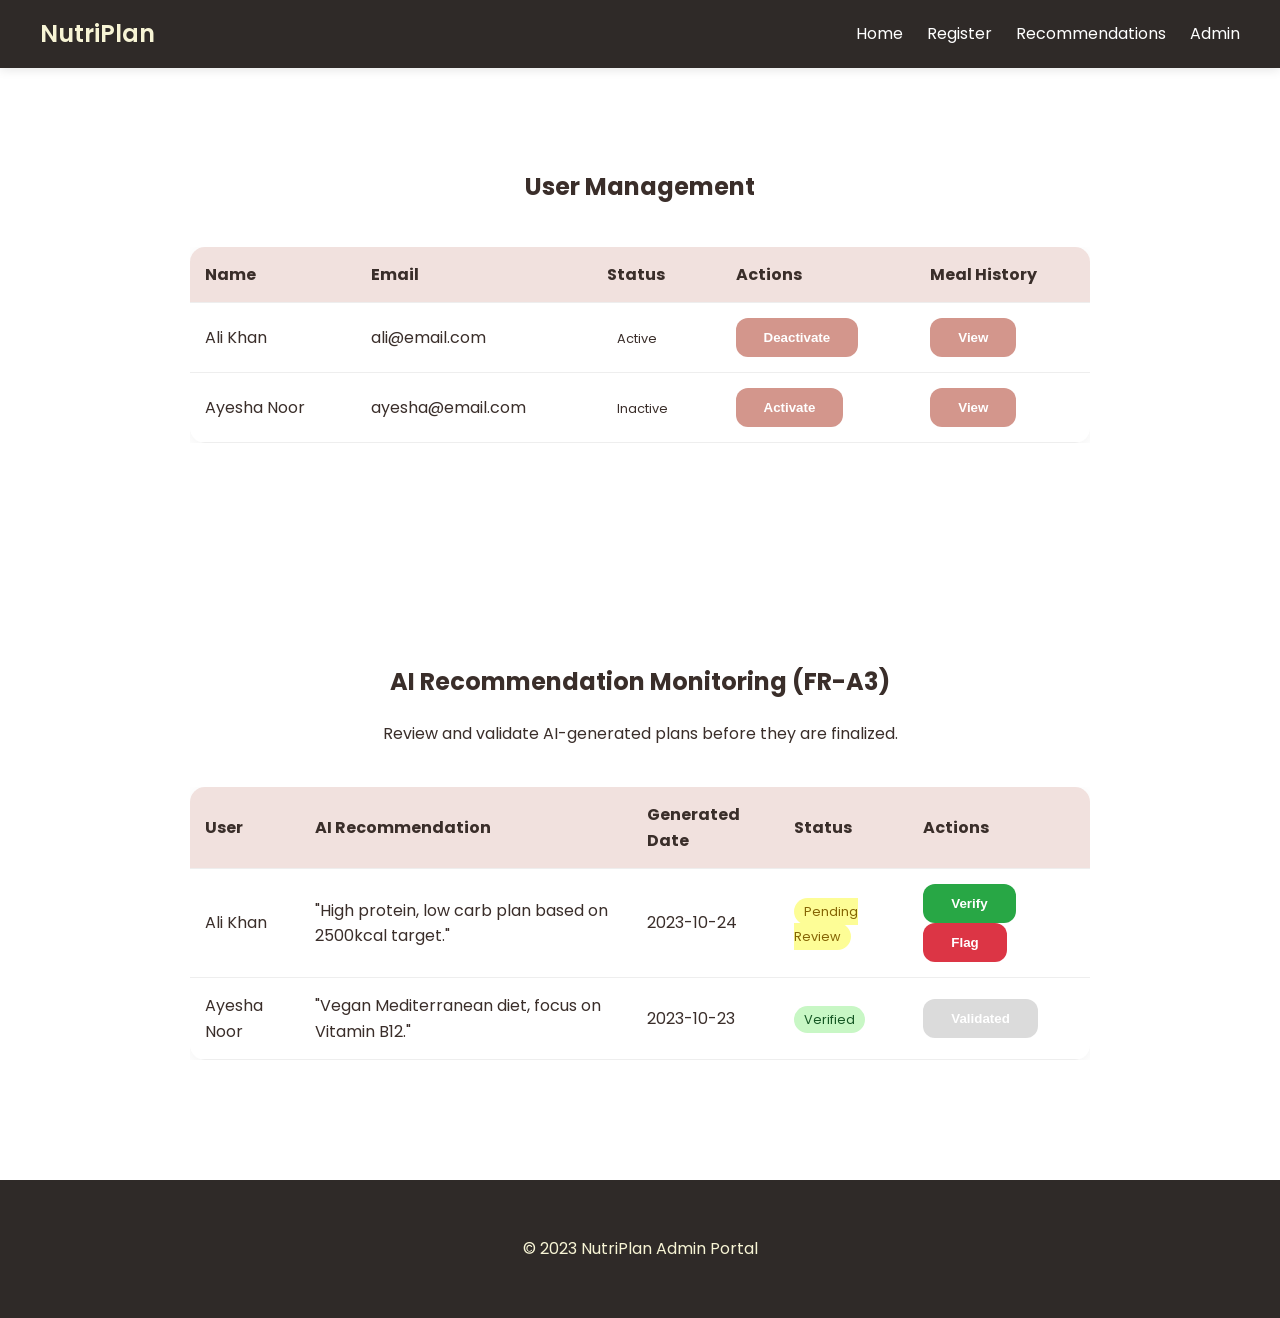
<file: admin.html>
<!DOCTYPE html>
<html lang="en">
<head>
    <meta charset="UTF-8">
    <meta name="viewport" content="width=device-width, initial-scale=1.0">
    <title>Admin Dashboard - NutriPlan</title>
    <link rel="stylesheet" href="styles.css">
    <link href="https://fonts.googleapis.com/css2?family=Poppins:wght@300;400;600&display=swap" rel="stylesheet">
</head>
<body>
<nav class="navbar">
  <div class="nav-container">
    <a href="index.html" class="nav-logo">NutriPlan</a>
    <div class="nav-links">
      <a href="index.html">Home</a>
      <a href="register.html">Register</a>
      <a href="recommendations.html">Recommendations</a>
      <a href="admin.html">Admin</a>
    </div>
  </div>
</nav>

    <section class="section reveal">
        <h2>User Management</h2>
        <div class="table-container">
            <table>
                <thead>
                    <tr>
                        <th>Name</th>
                        <th>Email</th>
                        <th>Status</th>
                        <th>Actions</th>
                        <th>Meal History</th>
                    </tr>
                </thead>
                <tbody>
                    <tr>
                        <td>Ali Khan</td>
                        <td>ali@email.com</td>
                        <td><span class="badge active">Active</span></td>
                        <td>
                            <button onclick="toggleUser(this)">Deactivate</button>
                        </td>
                        <td><button>View</button></td>
                    </tr>
                    <tr>
                        <td>Ayesha Noor</td>
                        <td>ayesha@email.com</td>
                        <td><span class="badge inactive">Inactive</span></td>
                        <td>
                            <button onclick="toggleUser(this)">Activate</button>
                        </td>
                        <td><button>View</button></td>
                    </tr>
                </tbody>
            </table>
        </div>
    </section>

    <section class="section alt reveal">
        <h2>AI Recommendation Monitoring (FR-A3)</h2>
        <p>Review and validate AI-generated plans before they are finalized.</p>
        
        <div class="table-container">
            <table id="aiMonitoringTable">
                <thead>
                    <tr>
                        <th>User</th>
                        <th>AI Recommendation</th>
                        <th>Generated Date</th>
                        <th>Status</th>
                        <th>Actions</th>
                    </tr>
                </thead>
                <tbody>
                    <tr>
                        <td>Ali Khan</td>
                        <td>"High protein, low carb plan based on 2500kcal target."</td>
                        <td>2023-10-24</td>
                        <td><span class="badge pending">Pending Review</span></td>
                        <td>
                            <button class="btn-verify" onclick="validateAI(this, 'verify')">Verify</button>
                            <button class="btn-flag" onclick="validateAI(this, 'flag')">Flag</button>
                        </td>
                    </tr>
                    <tr>
                        <td>Ayesha Noor</td>
                        <td>"Vegan Mediterranean diet, focus on Vitamin B12."</td>
                        <td>2023-10-23</td>
                        <td><span class="badge verified">Verified</span></td>
                        <td>
                            <button disabled>Validated</button>
                        </td>
                    </tr>
                </tbody>
            </table>
        </div>
    </section>

    <footer>
        <p>&copy; 2023 NutriPlan Admin Portal</p>
    </footer>

    <script src="script.js"></script>
</body>
</html>
</file>
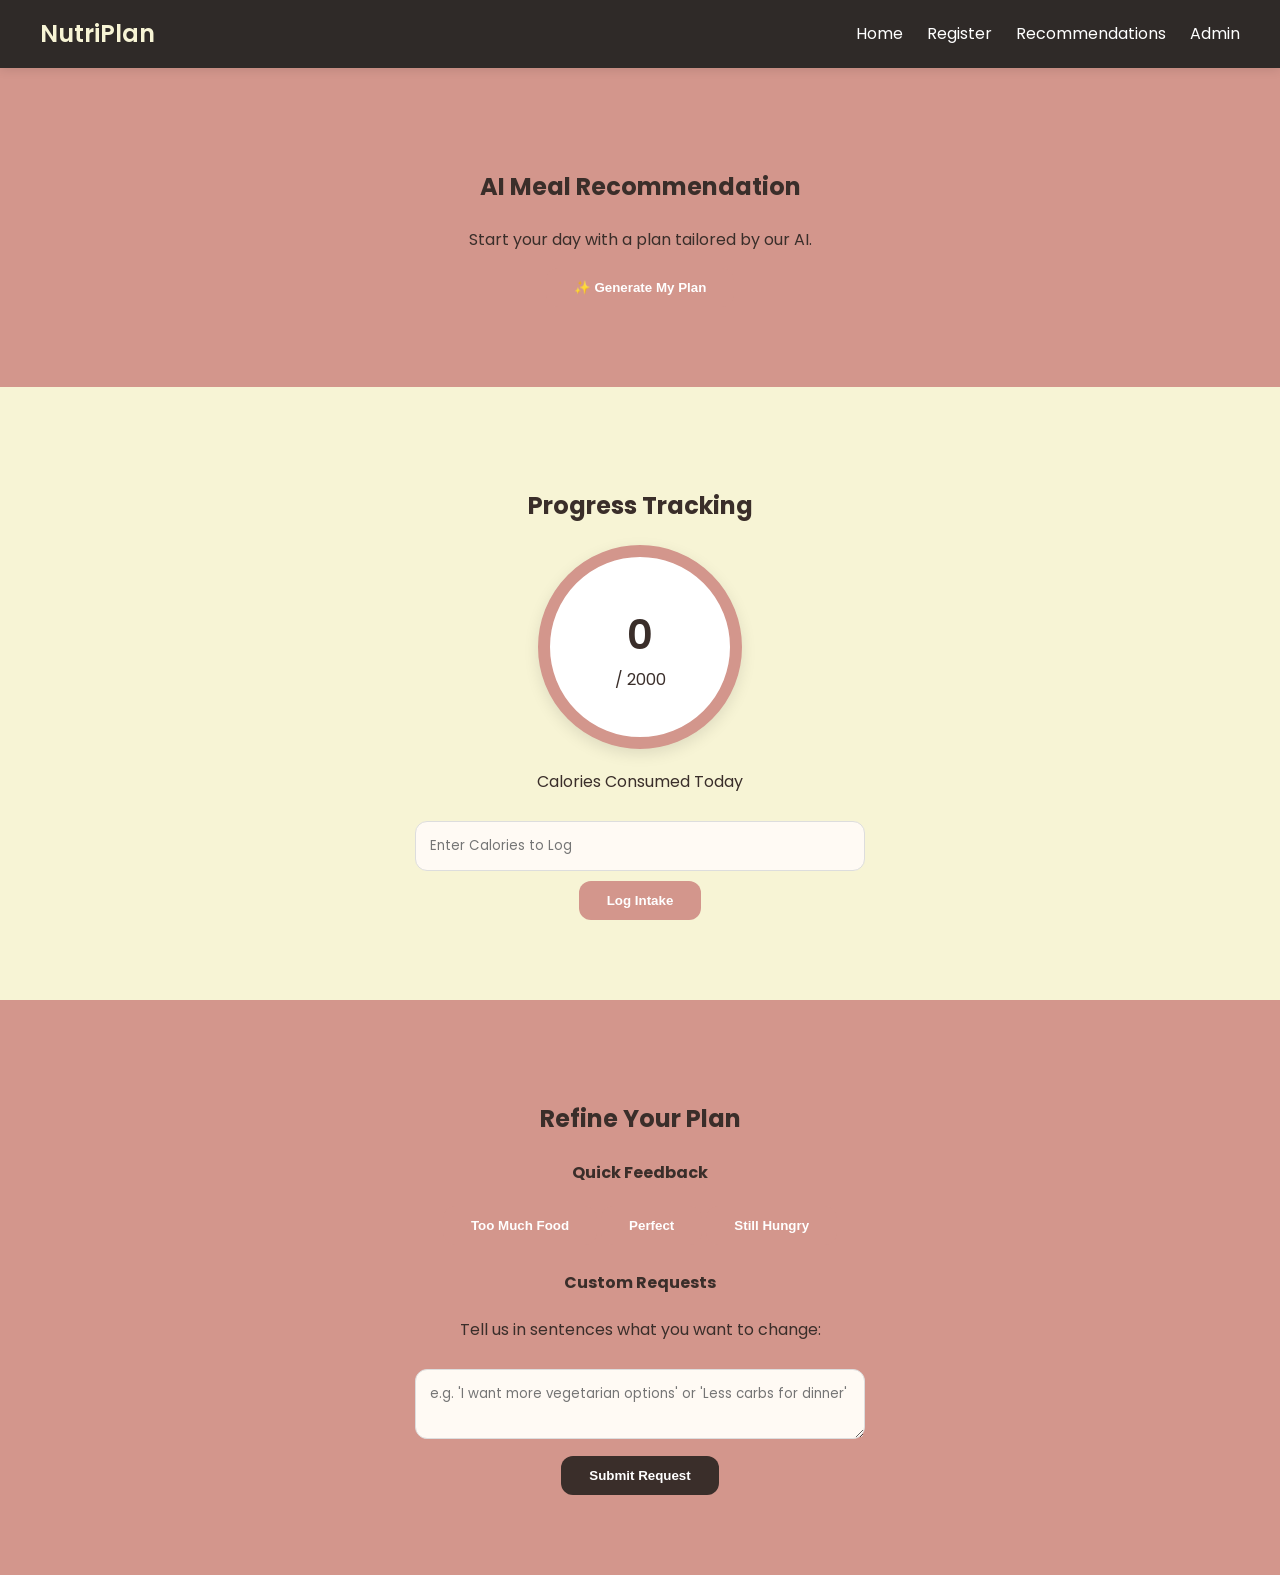
<file: recommendations.html>
<!DOCTYPE html>
<html lang="en">
<head>
    <meta charset="UTF-8">
    <meta name="viewport" content="width=device-width, initial-scale=1.0">
    <title>AI Recommendations - NutriPlan</title>
    <link rel="stylesheet" href="styles.css">
    <link href="https://fonts.googleapis.com/css2?family=Poppins:wght@300;400;600&display=swap" rel="stylesheet">
</head>

<body class="home">
    <nav class="navbar">
  <div class="nav-container">
    <a href="index.html" class="nav-logo">NutriPlan</a>
    <div class="nav-links">
      <a href="index.html">Home</a>
      <a href="register.html">Register</a>
      <a href="recommendations.html">Recommendations</a>
      <a href="admin.html">Admin</a>
    </div>
  </div>
</nav>

    <section class="section reveal active">
        <h2>AI Meal Recommendation</h2>
        <p>Start your day with a plan tailored by our AI.</p>
        <button id="generateBtn" onclick="generateMealPlan()">✨ Generate My Plan</button>
        
        <div id="resultsSection" style="display: none; margin-top: 30px;">
            <div class="grid" id="mealCards"></div>

            <div class="table-container reveal active">
                <h3>Nutritional Breakdown</h3>
                <table>
                    <tbody id="nutritionDetails"></tbody>
                </table>
            </div>
        </div>
    </section>

    <section class="section reveal active">
        <h2>Progress Tracking</h2>
        <div class="progress-container">
            <div class="progress-circle">
                <span id="caloriesTracked">0</span> / 2000
            </div>
            <p>Calories Consumed Today</p>
        </div>
        
        <div class="steps-box">
            <form class="form" onsubmit="updateProgress(event)">
                <input type="number" id="logKcal" placeholder="Enter Calories to Log" required>
                <button type="submit">Log Intake</button>
            </form>
        </div>
    </section>

    <section class="section reveal active">
        <h2>Refine Your Plan</h2>
        <div class="steps-box feedback-box">
            <h4>Quick Feedback</h4>
            <button onclick="adaptPlan('too_much')">Too Much Food</button>
            <button onclick="adaptPlan('just_right')">Perfect</button>
            <button onclick="adaptPlan('too_little')">Still Hungry</button>

            <h4 style="margin-top: 25px;">Custom Requests</h4>
            <p>Tell us in sentences what you want to change:</p>
            <form class="form" onsubmit="handleCustomFeedback(event)">
                <textarea id="customFeedback" placeholder="e.g. 'I want more vegetarian options' or 'Less carbs for dinner'"></textarea>
                <button type="submit" style="background: var(--text);">Submit Request</button>
            </form>
        </div>
    </section>

    <script src="script.js"></script>
</body>
</html>
</file>
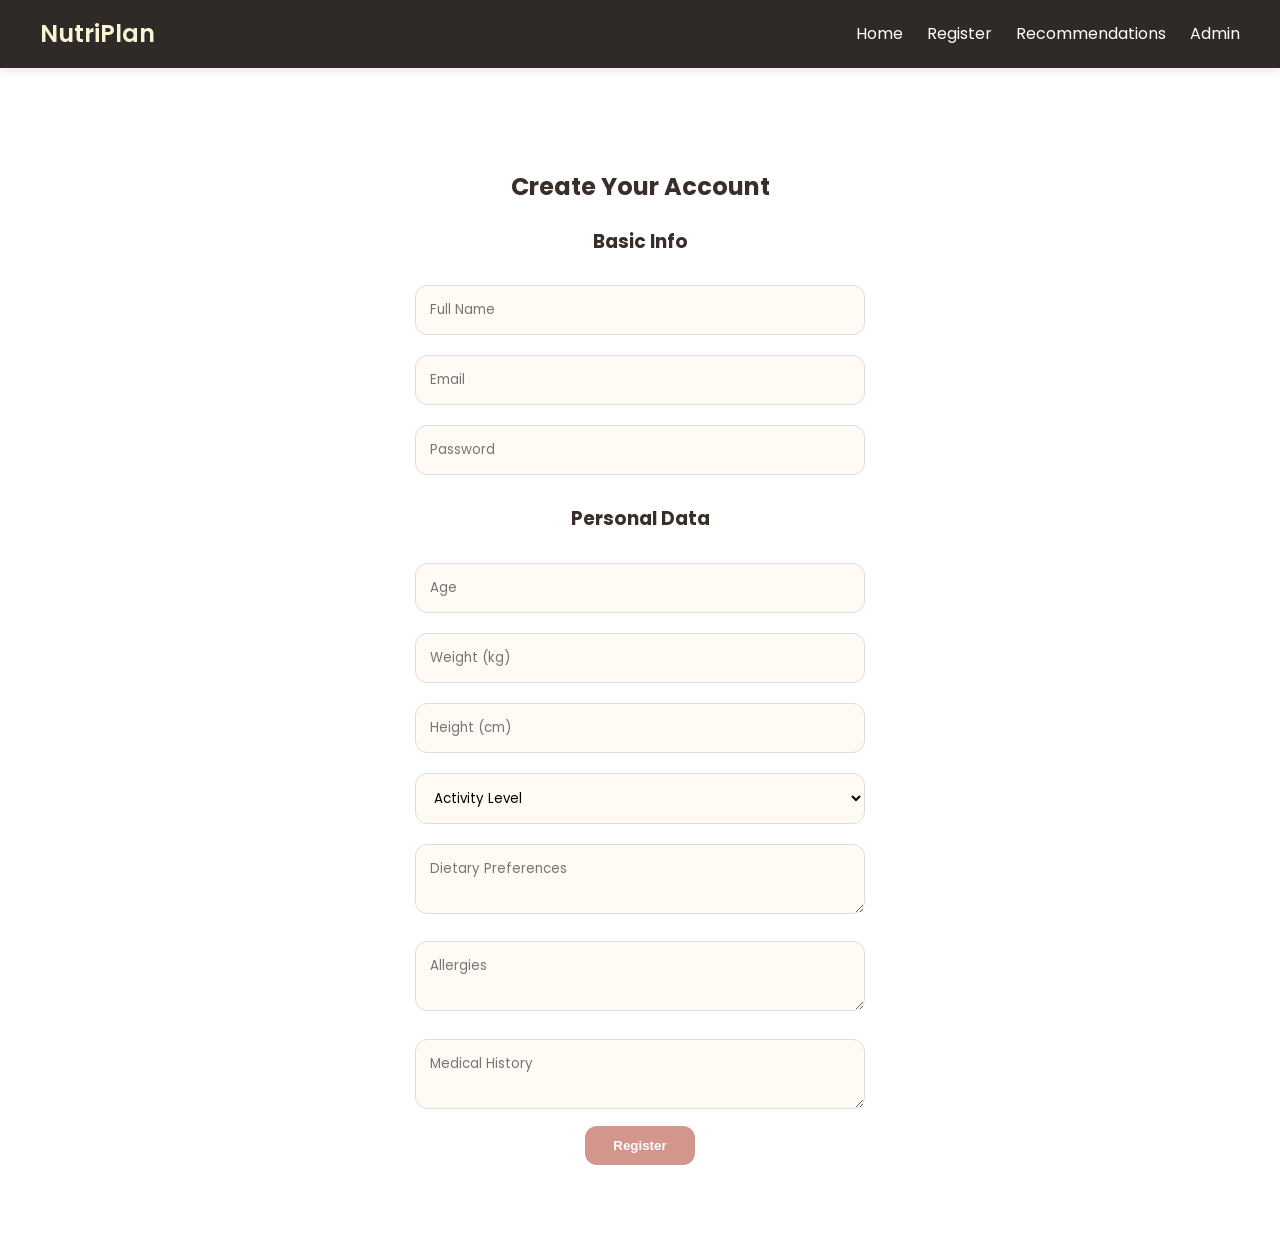
<file: register.html>
<!DOCTYPE html>
<html lang="en">
<head>
<meta charset="UTF-8">
<meta name="viewport" content="width=device-width, initial-scale=1.0">
<title>Register - NutriPlan</title>

<link rel="stylesheet" href="styles.css">
<link href="https://fonts.googleapis.com/css2?family=Poppins:wght@300;400;600&display=swap" rel="stylesheet">
</head>

<body>
  <nav class="navbar">
  <div class="nav-container">
    <a href="index.html" class="nav-logo">NutriPlan</a>
    <div class="nav-links">
      <a href="index.html">Home</a>
      <a href="register.html">Register</a>
      <a href="recommendations.html">Recommendations</a>
      <a href="admin.html">Admin</a>
    </div>
  </div>
</nav>

<section class="section reveal">
  <h2>Create Your Account</h2>

  <form class="form" onsubmit="handleRegister(event)">

    <h3>Basic Info</h3>
    <input type="text" placeholder="Full Name" required>
    <input type="email" placeholder="Email" required>
    <input type="password" placeholder="Password" required>

    <h3>Personal Data</h3>
    <input type="number" placeholder="Age">
    <input type="number" placeholder="Weight (kg)">
    <input type="number" placeholder="Height (cm)">

    <select>
      <option>Activity Level</option>
      <option>Low</option>
      <option>Moderate</option>
      <option>High</option>
    </select>

    <textarea placeholder="Dietary Preferences"></textarea>
    <textarea placeholder="Allergies"></textarea>
    <textarea placeholder="Medical History"></textarea>

    <button type="submit">Register</button>
  </form>

</section>

<script src="script.js"></script>
</body>
</html>
</file>
<file: styles.css>
/* =========================
   COLOR SYSTEM & VARIABLES
========================= */
:root {
  --beige: #f7f4d5;
  --rosy: #d3968c;
  --text: #3a2e2a;
  --white: #ffffff;
  --dark-bg: #2f2a28;
}

/* =========================
   GLOBAL RESET
========================= */
body {
  margin: 0;
  font-family: 'Poppins', sans-serif;
  color: var(--text);
  line-height: 1.6;
  background-color: var(--white);
}

/* =========================
   NAVIGATION BAR
========================= */
.navbar {
  background: var(--dark-bg);
  padding: 15px 0;
  position: sticky;
  top: 0;
  z-index: 1000;
  box-shadow: 0 2px 10px rgba(0,0,0,0.1);
}

.nav-container {
  max-width: 1200px;
  margin: auto;
  display: flex;
  justify-content: space-between;
  align-items: center;
  padding: 0 20px;
}

.nav-logo {
  color: var(--beige);
  font-size: 1.5rem;
  font-weight: 600;
  text-decoration: none;
}

.nav-links a {
  color: var(--white);
  text-decoration: none;
  margin-left: 20px;
  font-weight: 400;
  transition: 0.3s;
}

.nav-links a:hover {
  color: var(--rosy);
}

/* =========================
   HOME PAGE ALTERNATING COLORS
========================= */
/* body class must be <body class="home"> for this to work */
.home section.section:nth-of-type(odd) {
  background: var(--rosy);
}

.home section.section:nth-of-type(even) {
  background: var(--beige);
}

.home #login {
  background: var(--beige) !important;
}

/* =========================
   HERO SECTION
========================= */
.hero {
  height: 100vh;
  background: linear-gradient(rgba(0,0,0,0.4), rgba(0,0,0,0.4)), url("./images/bg.jpg");
  background-size: cover;
  background-position: center;
  display: flex;
  align-items: center;
  justify-content: center;
}

.hero h1 {
  font-size: 3.2rem;
  color: white;
  text-shadow: 0 6px 20px rgba(0,0,0,0.6);
  margin-bottom: 10px;
}

/* =========================
   COMMON COMPONENTS
========================= */
.section {
  padding: 80px 20px;
  text-align: center;
}

.grid {
  display: flex;
  justify-content: center;
  gap: 20px;
  flex-wrap: wrap;
}

.card {
  background: white;
  padding: 25px;
  border-radius: 20px;
  width: 260px;
  box-shadow: 0 8px 20px rgba(0,0,0,0.08);
  transition: 0.3s;
}

.card:hover { transform: translateY(-5px); }

/* =========================
   FORMS & INPUTS
========================= */
.form { max-width: 450px; margin: auto; }

input, textarea, select {
  width: 100%;
  padding: 14px;
  margin: 10px 0;
  border-radius: 12px;
  border: 1px solid #ddd;
  background: #fffaf4;
  box-sizing: border-box;
  font-family: inherit;
}

button {
  background: var(--rosy);
  color: white;
  padding: 12px 28px;
  border-radius: 12px;
  border: none;
  cursor: pointer;
  font-weight: 600;
  transition: 0.3s;
}

button:hover { background: #b07a71; }

/* =========================
   TABLES (NUTRITION & ADMIN)
========================= */
.table-container {
  overflow-x: auto;
  max-width: 900px;
  margin: 40px auto;
}

table {
  width: 100%;
  background: white;
  border-radius: 15px;
  border-collapse: collapse;
  overflow: hidden;
  box-shadow: 0 4px 15px rgba(0,0,0,0.05);
}

th, td { padding: 15px; border-bottom: 1px solid #eee; text-align: left; }
th { background: #f1e1de; }

/* =========================
   RECOMMENDATIONS PAGE SPECIFICS
========================= */
#resultsSection {
  display: none; /* Controlled by JS */
  padding-bottom: 50px;
}

#resultsSection.active { display: block; }

/* AI Meal Cards */
#mealCards {
  display: grid;
  grid-template-columns: repeat(auto-fit, minmax(280px, 1fr));
  gap: 25px;
  max-width: 1100px;
  margin: 30px auto;
}

/* Progress Circle Tracker */
.tracker-wrapper {
  background: var(--beige);
  padding: 40px;
  border-radius: 30px;
  margin: 40px auto;
  max-width: 400px;
}

.progress-circle {
  width: 180px;
  height: 180px;
  border: 12px solid var(--rosy);
  border-radius: 50%;
  display: flex;
  flex-direction: column;
  align-items: center;
  justify-content: center;
  margin: 0 auto 20px;
  background: var(--white);
  box-shadow: 0 5px 15px rgba(0,0,0,0.1);
}

.progress-circle span {
  font-size: 2.5rem;
  font-weight: 600;
}

/* Feedback Box */
.feedback-container {
  max-width: 600px;
  margin: 40px auto;
  padding: 30px;
  border: 2px dashed var(--rosy);
  border-radius: 25px;
  background: #fffdfa;
}

/* =========================
   BADGES & ANIMATIONS
========================= */
.badge { padding: 5px 10px; border-radius: 20px; font-size: 0.8rem; }
.active-badge { background: #c8f7c5; }
.inactive-badge { background: #f7c5c5; }

.reveal {
  opacity: 0;
  transform: translateY(30px);
  transition: 0.8s ease-out;
}

.reveal.active {
  opacity: 1;
  transform: translateY(0);
}
/* =========================
   FR-A3: ADMIN MONITORING STYLES
========================= */

/* Specific Badges for Monitoring */
.badge.pending {
  background: #fdfd96; /* Pastel Yellow */
  color: #856404;
}

.badge.verified {
  background: #c8f7c5; /* Pastel Green */
  color: #155724;
}

.badge.flagged {
  background: #f7c5c5; /* Pastel Red */
  color: #721c24;
}

/* Action Buttons */
.btn-verify {
  background: #28a745 !important;
  color: white;
  margin-right: 5px;
}

.btn-flag {
  background: #dc3545 !important;
  color: white;
}

.btn-verify:hover { background: #218838 !important; }
.btn-flag:hover { background: #c82333 !important; }

/* Disabled button state */
button:disabled {
  background: #cccccc !important;
  cursor: not-allowed;
  opacity: 0.7;
}
/* =========================
   FOOTER
========================= */
footer {
  background: var(--dark-bg);
  color: var(--beige);
  text-align: center;
  padding: 40px 20px;
}
</file>
